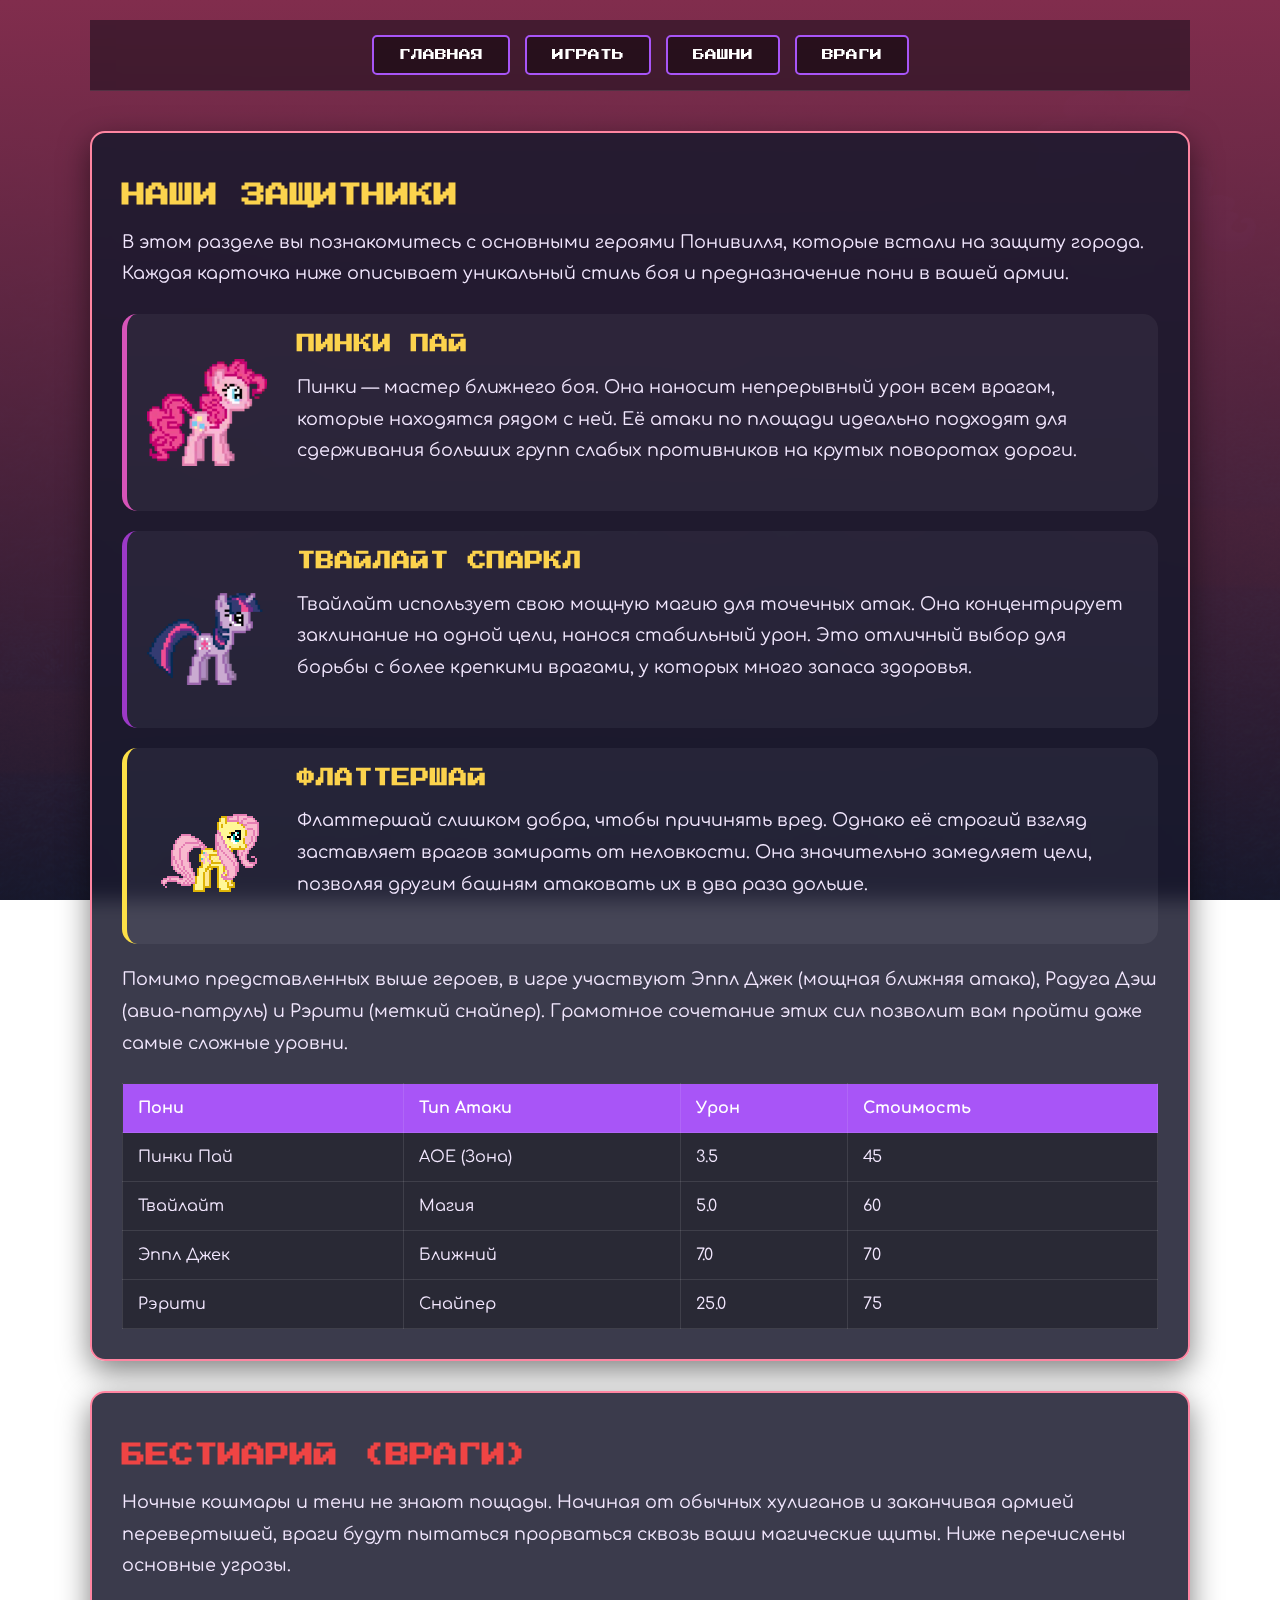
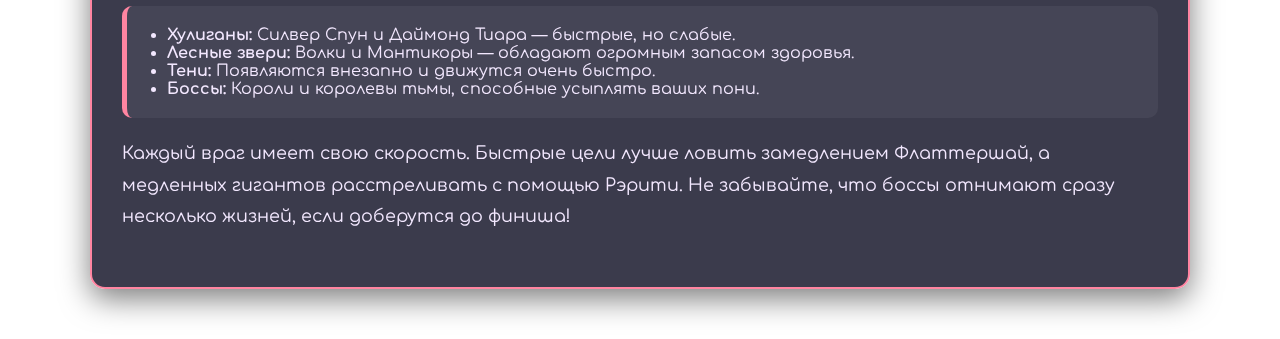
<file: library.html>
<!DOCTYPE html>
<html lang="ru">
<head>
    <meta charset="UTF-8">
    <title>Энциклопедия Эквестрии</title>
    <link rel="stylesheet" href="style.css">
</head>
<body>
    <div class="wrapper">
        <nav class="main-nav">
    <a href="index.html">ГЛАВНАЯ</a>
    <a href="game.html">ИГРАТЬ</a>
    <a href="towers.html">БАШНИ</a>
    <a href="enemies.html">ВРАГИ</a>
</nav>

        <section class="content-card">
            <h2 style="color: #fcd34d;">Наши Защитники</h2>
            <p>В этом разделе вы познакомитесь с основными героями Понивилля, которые встали на защиту города. Каждая карточка ниже описывает уникальный стиль боя и предназначение пони в вашей армии.</p>

            <div class="tower-card" style="border-left: 5px solid #d754b9;">
                <img src="images/пинки стоит.png" alt="Пинки">
                <div class="tower-info">
                    <h3>Пинки Пай</h3>
                    <p>Пинки — мастер ближнего боя. Она наносит непрерывный урон всем врагам, которые находятся рядом с ней. Её атаки по площади идеально подходят для сдерживания больших групп слабых противников на крутых поворотах дороги.</p>
                </div>
            </div>

            <div class="tower-card" style="border-left: 5px solid #9c39c7;">
                <img src="images/Тстоит.png" alt="Твайлайт">
                <div class="tower-info">
                    <h3>Твайлайт Спаркл</h3>
                    <p>Твайлайт использует свою мощную магию для точечных атак. Она концентрирует заклинание на одной цели, нанося стабильный урон. Это отличный выбор для борьбы с более крепкими врагами, у которых много запаса здоровья.</p>
                </div>
            </div>

            <div class="tower-card" style="border-left: 5px solid #fde047;">
                <img src="images/Флат_стоит.png" alt="Флаттершай">
                <div class="tower-info">
                    <h3>Флаттершай</h3>
                    <p>Флаттершай слишком добра, чтобы причинять вред. Однако её строгий взгляд заставляет врагов замирать от неловкости. Она значительно замедляет цели, позволяя другим башням атаковать их в два раза дольше.</p>
                </div>
            </div>

            <p>Помимо представленных выше героев, в игре участвуют Эппл Джек (мощная ближняя атака), Радуга Дэш (авиа-патруль) и Рэрити (меткий снайпер). Грамотное сочетание этих сил позволит вам пройти даже самые сложные уровни.</p>

            <table class="stats-table">
                <thead>
                    <tr>
                        <th>Пони</th>
                        <th>Тип Атаки</th>
                        <th>Урон</th>
                        <th>Стоимость</th>
                    </tr>
                </thead>
                <tbody>
                    <tr><td>Пинки Пай</td><td>АОЕ (Зона)</td><td>3.5</td><td>45</td></tr>
                    <tr><td>Твайлайт</td><td>Магия</td><td>5.0</td><td>60</td></tr>
                    <tr><td>Эппл Джек</td><td>Ближний</td><td>7.0</td><td>70</td></tr>
                    <tr><td>Рэрити</td><td>Снайпер</td><td>25.0</td><td>75</td></tr>
                </tbody>
            </table>
        </section>

        <section class="content-card enemy-section">
            <h2 style="color: #ef4444;">Бестиарий (Враги)</h2>
            <p>Ночные кошмары и тени не знают пощады. Начиная от обычных хулиганов и заканчивая армией перевертышей, враги будут пытаться прорваться сквозь ваши магические щиты. Ниже перечислены основные угрозы.</p>
            <ul>
                <li><b>Хулиганы:</b> Силвер Спун и Даймонд Тиара — быстрые, но слабые.</li>
                <li><b>Лесные звери:</b> Волки и Мантикоры — обладают огромным запасом здоровья.</li>
                <li><b>Тени:</b> Появляются внезапно и движутся очень быстро.</li>
                <li><b>Боссы:</b> Короли и королевы тьмы, способные усыплять ваших пони.</li>
            </ul>
            <p>Каждый враг имеет свою скорость. Быстрые цели лучше ловить замедлением Флаттершай, а медленных гигантов расстреливать с помощью Рэрити. Не забывайте, что боссы отнимают сразу несколько жизней, если доберутся до финиша!</p>
        </main>
    </div>
</body>
</html>
</file>
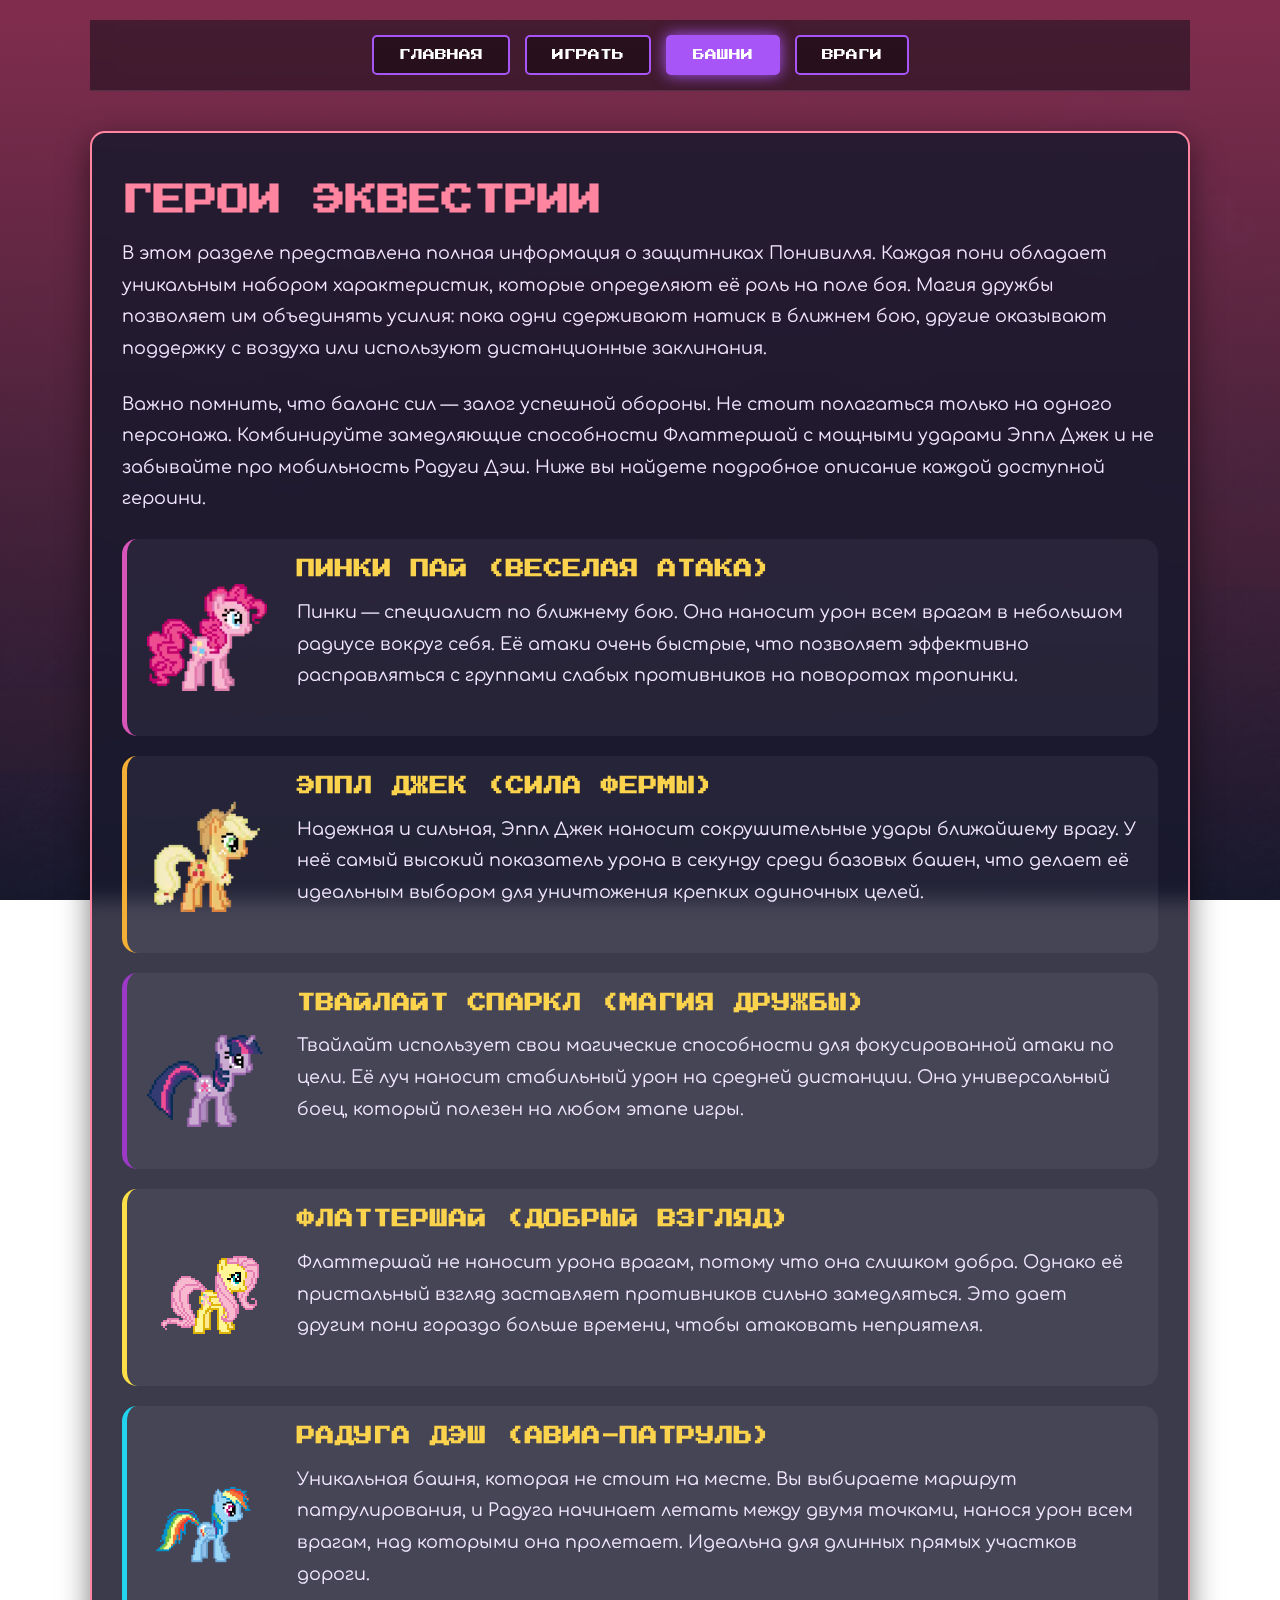
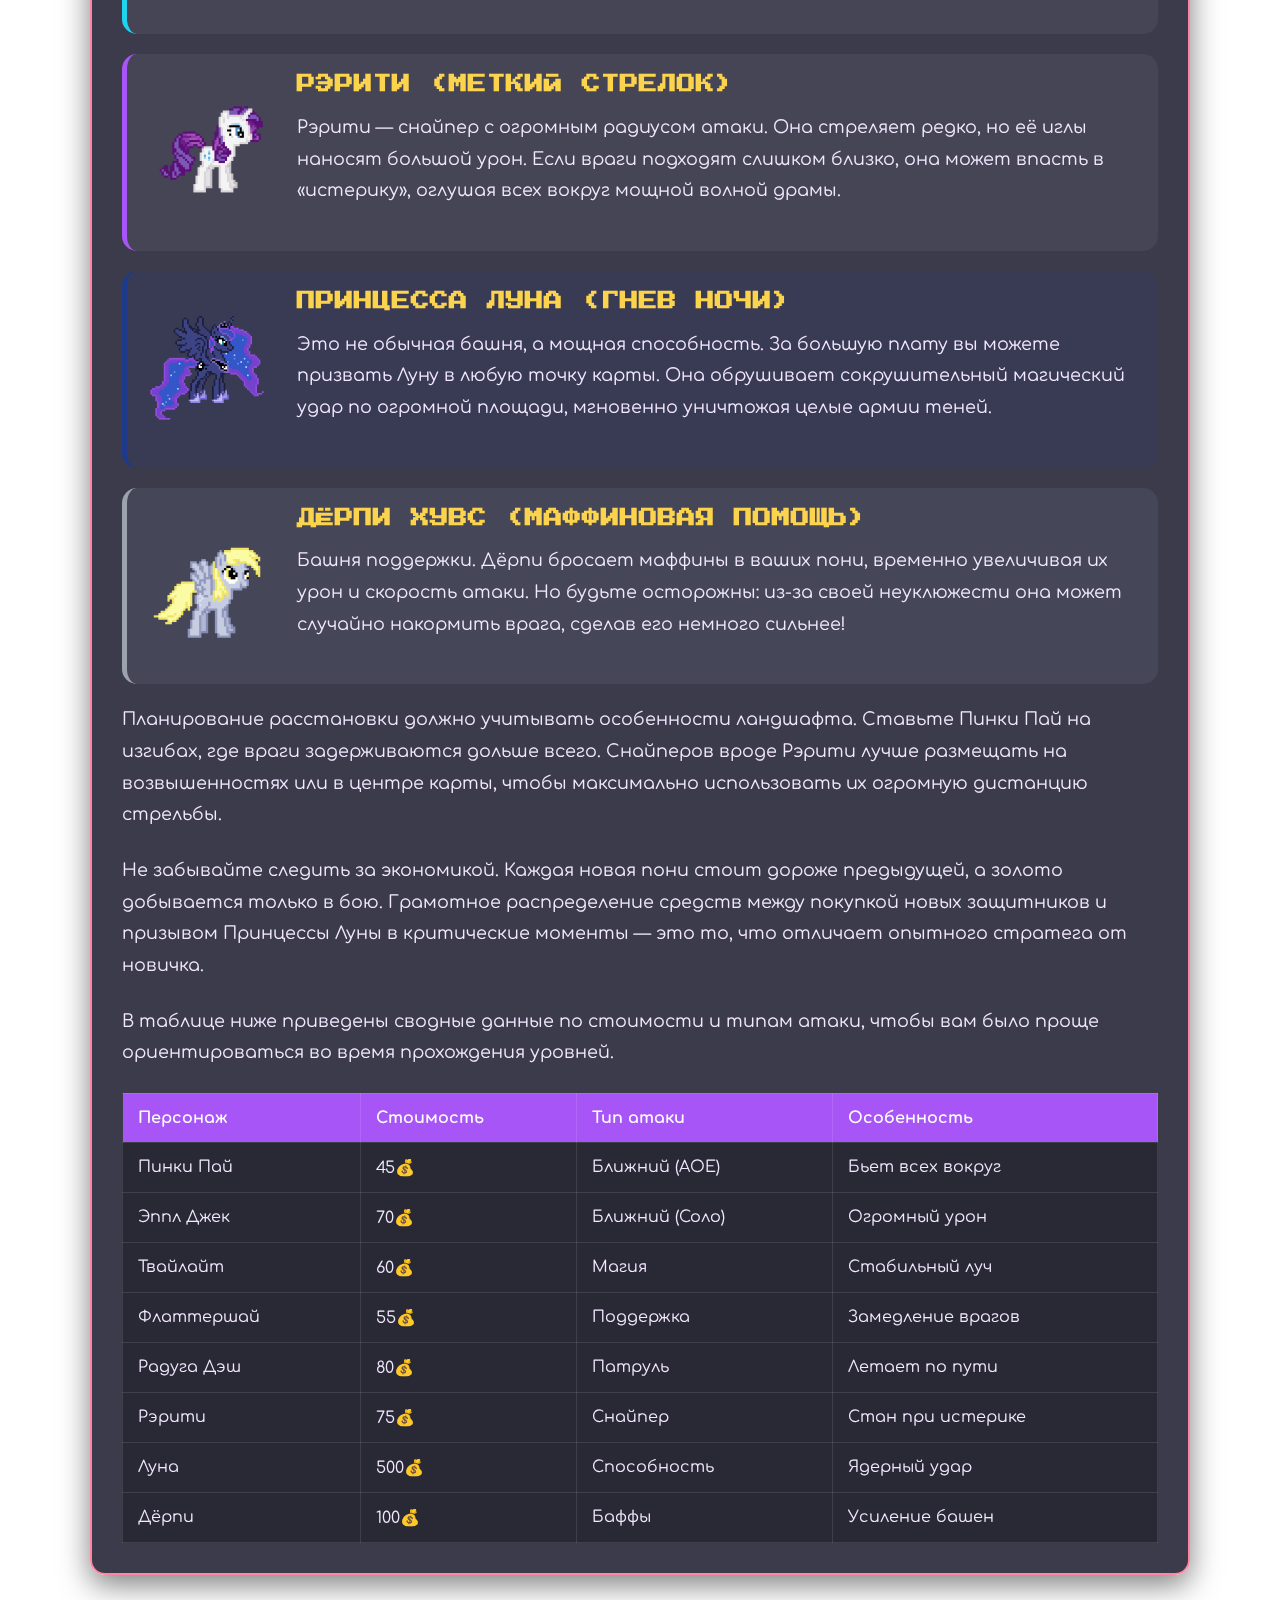
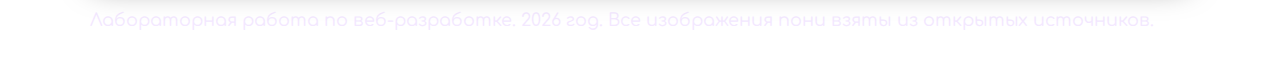
<file: towers.html>
<!DOCTYPE html>
<html lang="ru">
<head>
    <meta charset="UTF-8">
    <title>Защитники Понивилля — Энциклопедия</title>
    <link rel="stylesheet" href="style.css">
</head>
<body style="--accent-purple: #a855f7;">
    <div class="wrapper">
        <!-- Навигация сайта -->
        <nav class="main-nav">
            <a href="index.html">ГЛАВНАЯ</a>
            <a href="game.html">ИГРАТЬ</a>
            <a href="towers.html" class="active">БАШНИ</a>
            <a href="enemies.html">ВРАГИ</a>
        </nav>

        <main class="content-card">
            <h1>Герои Эквестрии</h1>
            
            <p>В этом разделе представлена полная информация о защитниках Понивилля. Каждая пони обладает уникальным набором характеристик, которые определяют её роль на поле боя. Магия дружбы позволяет им объединять усилия: пока одни сдерживают натиск в ближнем бою, другие оказывают поддержку с воздуха или используют дистанционные заклинания.</p>

            <p>Важно помнить, что баланс сил — залог успешной обороны. Не стоит полагаться только на одного персонажа. Комбинируйте замедляющие способности Флаттершай с мощными ударами Эппл Джек и не забывайте про мобильность Радуги Дэш. Ниже вы найдете подробное описание каждой доступной героини.</p>

            <!-- 1. Пинки Пай -->
            <div class="tower-card" style="border-left: 5px solid #d754b9;">
                <img src="images/пинки стоит.png" alt="Пинки Пай">
                <div class="tower-info">
                    <h3>Пинки Пай (Веселая атака)</h3>
                    <p>Пинки — специалист по ближнему бою. Она наносит урон всем врагам в небольшом радиусе вокруг себя. Её атаки очень быстрые, что позволяет эффективно расправляться с группами слабых противников на поворотах тропинки.</p>
                </div>
            </div>

            <!-- 2. Эппл Джек -->
            <div class="tower-card" style="border-left: 5px solid #f4af37;">
                <img src="images/эпл стоит.png" alt="Эппл Джек">
                <div class="tower-info">
                    <h3>Эппл Джек (Сила фермы)</h3>
                    <p>Надежная и сильная, Эппл Джек наносит сокрушительные удары ближайшему врагу. У неё самый высокий показатель урона в секунду среди базовых башен, что делает её идеальным выбором для уничтожения крепких одиночных целей.</p>
                </div>
            </div>

            <!-- 3. Твайлайт Спаркл -->
            <div class="tower-card" style="border-left: 5px solid #9c39c7;">
                <img src="images/Тстоит.png" alt="Твайлайт Спаркл">
                <div class="tower-info">
                    <h3>Твайлайт Спаркл (Магия дружбы)</h3>
                    <p>Твайлайт использует свои магические способности для фокусированной атаки по цели. Её луч наносит стабильный урон на средней дистанции. Она универсальный боец, который полезен на любом этапе игры.</p>
                </div>
            </div>

            <!-- 4. Флаттершай -->
            <div class="tower-card" style="border-left: 5px solid #fde047;">
                <img src="images/Флат_стоит.png" alt="Флаттершай">
                <div class="tower-info">
                    <h3>Флаттершай (Добрый взгляд)</h3>
                    <p>Флаттершай не наносит урона врагам, потому что она слишком добра. Однако её пристальный взгляд заставляет противников сильно замедляться. Это дает другим пони гораздо больше времени, чтобы атаковать неприятеля.</p>
                </div>
            </div>

            <!-- 5. Радуга Дэш -->
            <div class="tower-card" style="border-left: 5px solid #22d3ee;">
                <img src="images/РадугаСтоит.png" alt="Радуга Дэш">
                <div class="tower-info">
                    <h3>Радуга Дэш (Авиа-патруль)</h3>
                    <p>Уникальная башня, которая не стоит на месте. Вы выбираете маршрут патрулирования, и Радуга начинает летать между двумя точками, нанося урон всем врагам, над которыми она пролетает. Идеальна для длинных прямых участков дороги.</p>
                </div>
            </div>

            <!-- 6. Рэрити -->
            <div class="tower-card" style="border-left: 5px solid #a855f7;">
                <img src="images/РаритиСтоит.png" alt="Рэрити">
                <div class="tower-info">
                    <h3>Рэрити (Меткий стрелок)</h3>
                    <p>Рэрити — снайпер с огромным радиусом атаки. Она стреляет редко, но её иглы наносят большой урон. Если враги подходят слишком близко, она может впасть в «истерику», оглушая всех вокруг мощной волной драмы.</p>
                </div>
            </div>

            <!-- 7. Принцесса Луна -->
            <div class="tower-card" style="border-left: 5px solid #1e3a8a; background: rgba(30, 58, 138, 0.1);">
                <img src="images/ЛунаСтоит.png" alt="Принцесса Луна">
                <div class="tower-info">
                    <h3>Принцесса Луна (Гнев ночи)</h3>
                    <p>Это не обычная башня, а мощная способность. За большую плату вы можете призвать Луну в любую точку карты. Она обрушивает сокрушительный магический удар по огромной площади, мгновенно уничтожая целые армии теней.</p>
                </div>
            </div>

            <!-- 8. Дёрпи Хувс -->
            <div class="tower-card" style="border-left: 5px solid #9ca3af; background: rgba(156, 163, 175, 0.1);">
                <img src="images/ДёрпиСтоит.png" alt="Дёрпи">
                <div class="tower-info">
                    <h3>Дёрпи Хувс (Маффиновая помощь)</h3>
                    <p>Башня поддержки. Дёрпи бросает маффины в ваших пони, временно увеличивая их урон и скорость атаки. Но будьте осторожны: из-за своей неуклюжести она может случайно накормить врага, сделав его немного сильнее!</p>
                </div>
            </div>

            <p>Планирование расстановки должно учитывать особенности ландшафта. Ставьте Пинки Пай на изгибах, где враги задерживаются дольше всего. Снайперов вроде Рэрити лучше размещать на возвышенностях или в центре карты, чтобы максимально использовать их огромную дистанцию стрельбы.</p>

            <p>Не забывайте следить за экономикой. Каждая новая пони стоит дороже предыдущей, а золото добывается только в бою. Грамотное распределение средств между покупкой новых защитников и призывом Принцессы Луны в критические моменты — это то, что отличает опытного стратега от новичка.</p>

            <p>В таблице ниже приведены сводные данные по стоимости и типам атаки, чтобы вам было проще ориентироваться во время прохождения уровней.</p>

            <!-- Сводная таблица -->
            <table class="stats-table">
                <thead>
                    <tr>
                        <th>Персонаж</th>
                        <th>Стоимость</th>
                        <th>Тип атаки</th>
                        <th>Особенность</th>
                    </tr>
                </thead>
                <tbody>
                    <tr><td>Пинки Пай</td><td>45💰</td><td>Ближний (АОЕ)</td><td>Бьет всех вокруг</td></tr>
                    <tr><td>Эппл Джек</td><td>70💰</td><td>Ближний (Соло)</td><td>Огромный урон</td></tr>
                    <tr><td>Твайлайт</td><td>60💰</td><td>Магия</td><td>Стабильный луч</td></tr>
                    <tr><td>Флаттершай</td><td>55💰</td><td>Поддержка</td><td>Замедление врагов</td></tr>
                    <tr><td>Радуга Дэш</td><td>80💰</td><td>Патруль</td><td>Летает по пути</td></tr>
                    <tr><td>Рэрити</td><td>75💰</td><td>Снайпер</td><td>Стан при истерике</td></tr>
                    <tr><td>Луна</td><td>500💰</td><td>Способность</td><td>Ядерный удар</td></tr>
                    <tr><td>Дёрпи</td><td>100💰</td><td>Баффы</td><td>Усиление башен</td></tr>
                </tbody>
            </table>
        </main>

        <footer>
            <p>Лабораторная работа по веб-разработке. 2026 год. Все изображения пони взяты из открытых источников.</p>
        </footer>
    </div>
</body>
</html>
</file>
<file: style.css>
@import url('https://fonts.googleapis.com/css2?family=Press+Start+2P&family=Comfortaa:wght@400;700&display=swap');

:root {
    --bg-dark: #1a1a2e;
    --panel-bg: rgba(25, 25, 45, 0.85);
    --text-color: #f3e8ff;
    --border-color: rgba(255, 255, 255, 0.1);
    
    /* Значения по умолчанию (как у тебя было) */
    --accent-color: #ff85a1;
    --grad-start: rgb(129, 45, 77); 
    --nav-color: #a855f7;
    --bg-image: url('images/ФПСНночь.png');
}

/* --- ТЕМЫ ОФОРМЛЕНИЯ --- */

/* ГЛАВНОЕ МЕНЮ: Голубая тема */
body.theme-main { 
    --accent-color: #60a5fa; 
    --grad-start: rgb(62, 120, 175); 
    --nav-color: #3b82f6;
    --bg-image: url('images/ФПСНутро.png'); /* Или оставь ФПСНночь.png */
}

/* БАШНИ: Розовая тема */
body.theme-towers { 
    --accent-color: #ff6186; 
    --grad-start: rgb(239, 157, 255); 
    --nav-color: #fc4ae4;
    --bg-image: url('images/ФПСН.png');
}

/* ВРАГИ: Темно-красная тема */
body.theme-enemies { 
    --accent-color: #ef4444; 
    --grad-start: rgb(60, 10, 10); 
    --nav-color: #991b1b;
    --bg-image: url('images/ФПСНночь.png');
}

/* --- ОСНОВНЫЕ СТИЛИ --- */

body {
    margin: 0;
    padding: 0;
    font-family: 'Comfortaa', sans-serif;
    color: var(--text-color);
    background-color: var(--bg-dark);
    /* Здесь магия: градиент теперь зависит от темы */
    background: linear-gradient(var(--grad-start), rgba(26, 26, 46, 0.9)), var(--bg-image);
    background-size: cover;
    background-attachment: fixed;
    transition: background 0.5s ease; /* Плавная смена фона */
}

h1, h2, h3, .pixel-font {
    font-family: 'Press Start 2P', cursive;
    color: var(--accent-color); /* Цвет заголовков теперь меняется! */
    text-transform: uppercase;
}

/* Жирный и крупный текст для H1 в главном меню */
body.theme-main h1 {
    font-size: 2.5rem;
    text-shadow: 4px 4px 0px rgba(0, 0, 0, 0.5);
    letter-spacing: 2px;
}

.wrapper {
    max-width: 1100px;
    margin: 0 auto;
    padding: 20px;
}

.main-nav {
    display: flex;
    justify-content: center;
    gap: 15px;
    margin-bottom: 40px;
    padding: 15px;
    background: rgba(10, 10, 20, 0.5);
    backdrop-filter: blur(10px);
    position: sticky;
    top: 0;
    z-index: 1000;
    border-bottom: 1px solid var(--border-color);
}

.main-nav a {
    background: rgba(0, 0, 0, 0.4);
    border: 2px solid var(--nav-color); /* Цвет рамок кнопок меняется! */
    padding: 12px 25px;
    color: white;
    text-decoration: none;
    font-size: 12px;
    font-family: 'Press Start 2P', cursive;
    transition: 0.3s;
    border-radius: 5px;
}

.main-nav a:hover, .main-nav a.active {
    background: var(--nav-color);
    box-shadow: 0 0 15px var(--nav-color);
}

.content-card {
    background: var(--panel-bg);
    backdrop-filter: blur(10px);
    border: 2px solid var(--accent-color); /* Рамка карточки под цвет темы */
    border-radius: 15px;
    padding: 30px;
    margin-bottom: 30px;
    box-shadow: 0 10px 30px rgba(0,0,0,0.5);
}

p {
    font-size: 1.1rem;
    line-height: 1.8;
    margin-bottom: 1.5rem;
}

.tower-card {
    display: flex;
    align-items: center;
    gap: 30px;
    background: rgba(255, 255, 255, 0.05);
    border-radius: 15px;
    padding: 20px;
    margin-bottom: 20px;
    border-left: 5px solid var(--accent-color);
}

/* Для врагов картинка справа и поворот */
.enemy-card {
    flex-direction: row-reverse;
    border-left: none;
    border-right: 5px solid var(--accent-color);
}
.enemy-card img { transform: scaleX(-1); }

.tower-card img {
    width: 120px;
    height: 120px;
    object-fit: contain;
}

.tower-info h3 { margin-top: 0; color: #fcd34d; }

.stats-table {
    width: 100%;
    border-collapse: collapse;
    margin-top: 20px;
    background: rgba(0, 0, 0, 0.3);
}

.stats-table th, .stats-table td {
    padding: 15px;
    border: 1px solid var(--border-color);
    text-align: left;
}

.stats-table th {
    background: var(--nav-color);
    color: white;
}

/* Списки */
ol { border-left: 5px solid #fcd34d; background: rgba(255,255,255,0.05); padding: 20px 40px; margin: 20px 0; border-radius: 10px; }
ul { border-left: 5px solid var(--accent-color); background: rgba(255,255,255,0.05); padding: 20px 40px; margin: 20px 0; border-radius: 10px; }
</file>
